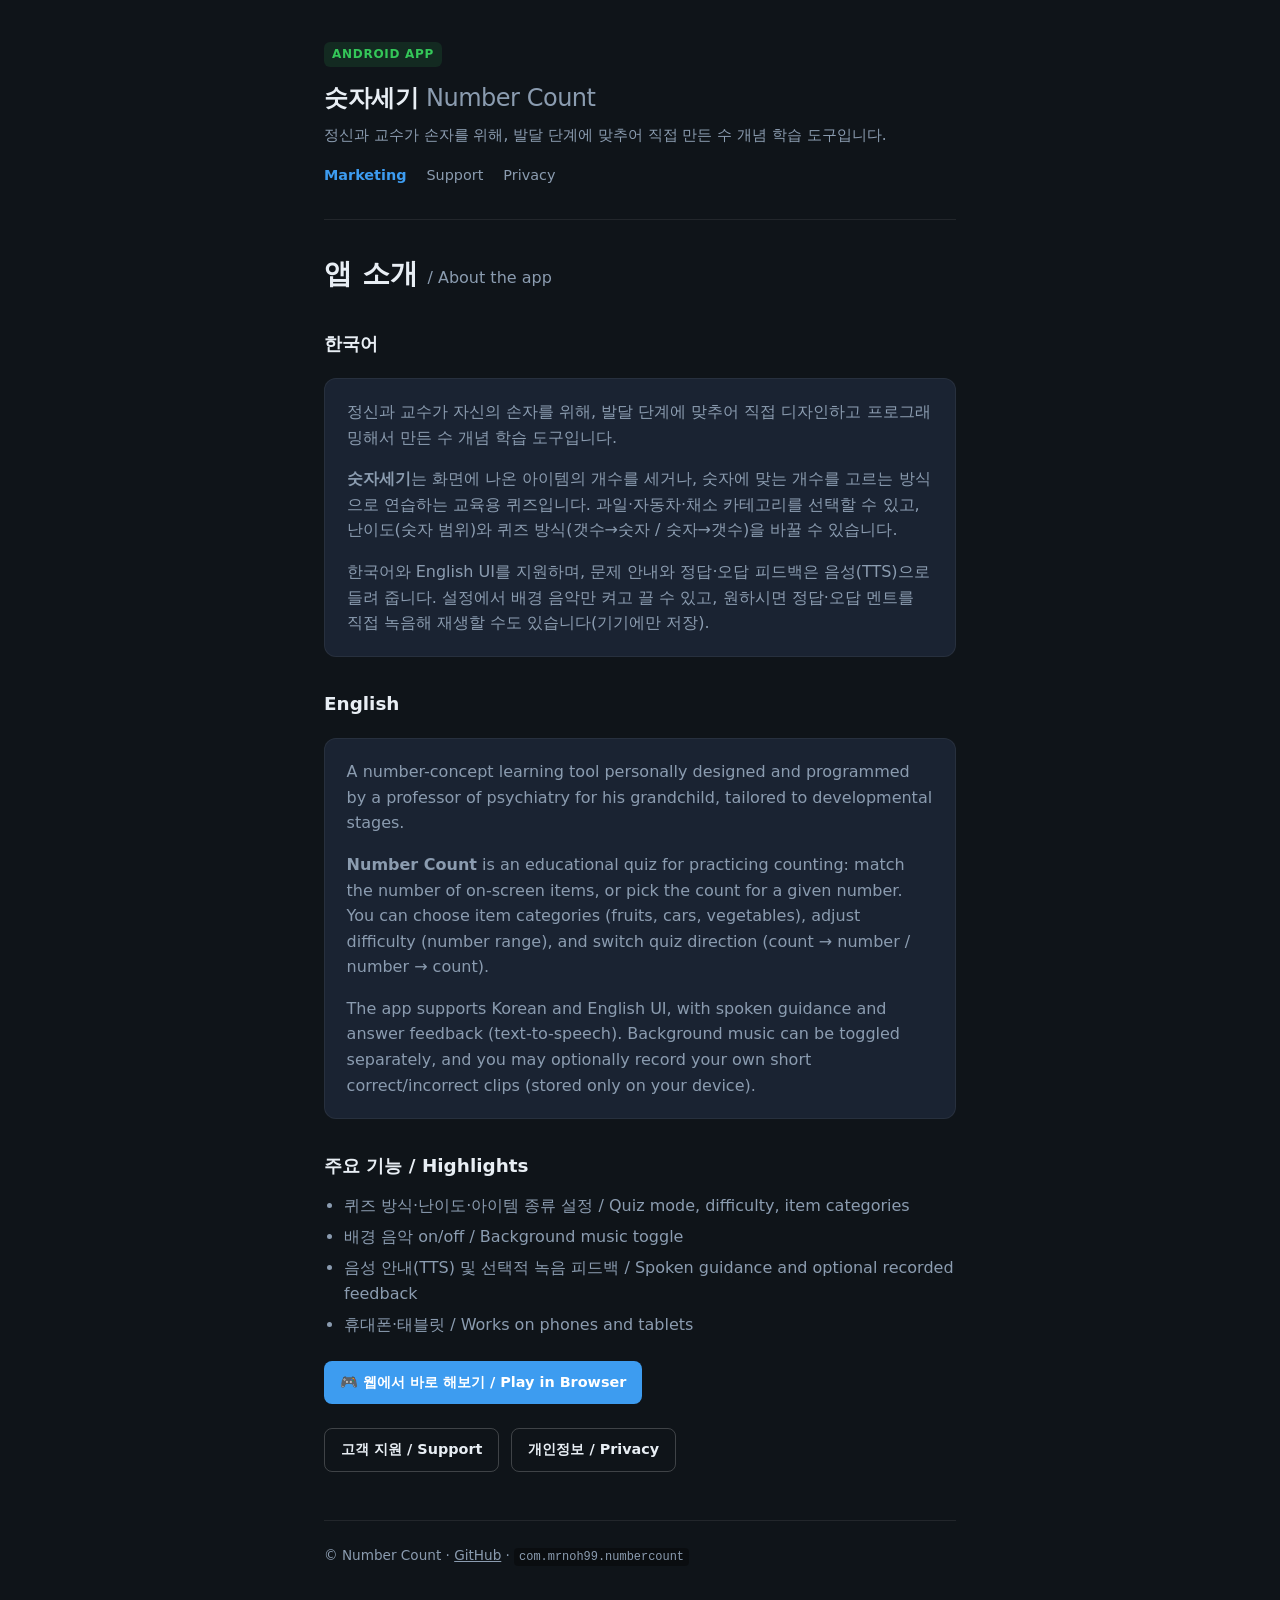
<file: docs/index.html>
<!DOCTYPE html>
<html lang="ko">
<head>
  <meta charset="utf-8">
  <meta name="viewport" content="width=device-width, initial-scale=1">
  <title>숫자세기 (Number Count) — Android</title>
  <meta name="description" content="정신과 교수가 손자를 위해 직접 만든 수 개념 학습 앱. 발달 단계에 맞춘 숫자세기(Number Count) Android.">
  <link rel="stylesheet" href="assets/site.css">
  <link rel="canonical" href="https://mrnoh99.github.io/NumberCount-Android/">
</head>
<body>
  <div class="wrap">
    <header class="site">
      <p class="badge">Android App</p>
      <h1 class="brand">숫자세기 <span style="font-weight:500;color:var(--muted)">Number Count</span></h1>
      <p class="sub">정신과 교수가 손자를 위해, 발달 단계에 맞추어 직접 만든 수 개념 학습 도구입니다.</p>
      <nav class="top" aria-label="문서">
        <a href="index.html" aria-current="page">Marketing</a>
        <a href="support.html">Support</a>
        <a href="privacy.html">Privacy</a>
      </nav>
    </header>

    <main>
      <h1 class="page-title">앱 소개 <span style="font-weight:400;color:var(--muted);font-size:1rem">/ About the app</span></h1>

      <div class="lang-block">
        <h2>한국어</h2>
        <div class="card">
          <p>정신과 교수가 자신의 손자를 위해, 발달 단계에 맞추어 직접 디자인하고 프로그래밍해서 만든 수 개념 학습 도구입니다.</p>
          <p><strong>숫자세기</strong>는 화면에 나온 아이템의 개수를 세거나, 숫자에 맞는 개수를 고르는 방식으로 연습하는 교육용 퀴즈입니다. 과일·자동차·채소 카테고리를 선택할 수 있고, 난이도(숫자 범위)와 퀴즈 방식(갯수→숫자 / 숫자→갯수)을 바꿀 수 있습니다.</p>
          <p>한국어와 English UI를 지원하며, 문제 안내와 정답·오답 피드백은 음성(TTS)으로 들려 줍니다. 설정에서 배경 음악만 켜고 끌 수 있고, 원하시면 정답·오답 멘트를 직접 녹음해 재생할 수도 있습니다(기기에만 저장).</p>
        </div>
      </div>

      <div class="lang-block">
        <h2>English</h2>
        <div class="card">
          <p>A number-concept learning tool personally designed and programmed by a professor of psychiatry for his grandchild, tailored to developmental stages.</p>
          <p><strong>Number Count</strong> is an educational quiz for practicing counting: match the number of on-screen items, or pick the count for a given number. You can choose item categories (fruits, cars, vegetables), adjust difficulty (number range), and switch quiz direction (count → number / number → count).</p>
          <p>The app supports Korean and English UI, with spoken guidance and answer feedback (text-to-speech). Background music can be toggled separately, and you may optionally record your own short correct/incorrect clips (stored only on your device).</p>
        </div>
      </div>

      <h2>주요 기능 / Highlights</h2>
      <ul>
        <li>퀴즈 방식·난이도·아이템 종류 설정 / Quiz mode, difficulty, item categories</li>
        <li>배경 음악 on/off / Background music toggle</li>
        <li>음성 안내(TTS) 및 선택적 녹음 피드백 / Spoken guidance and optional recorded feedback</li>
        <li>휴대폰·태블릿 / Works on phones and tablets</li>
      </ul>

      <div class="cta-row">
        <a class="btn" href="play/">🎮 웹에서 바로 해보기 / Play in Browser</a>
      </div>
      <div class="cta-row">
        <a class="btn btn-secondary" href="support.html">고객 지원 / Support</a>
        <a class="btn btn-secondary" href="privacy.html">개인정보 / Privacy</a>
      </div>
    </main>

    <footer class="site">
      <p>© Number Count · <a href="https://github.com/mrnoh99/NumberCount-Android">GitHub</a> · <code>com.mrnoh99.numbercount</code></p>
    </footer>
  </div>
</body>
</html>
</file>
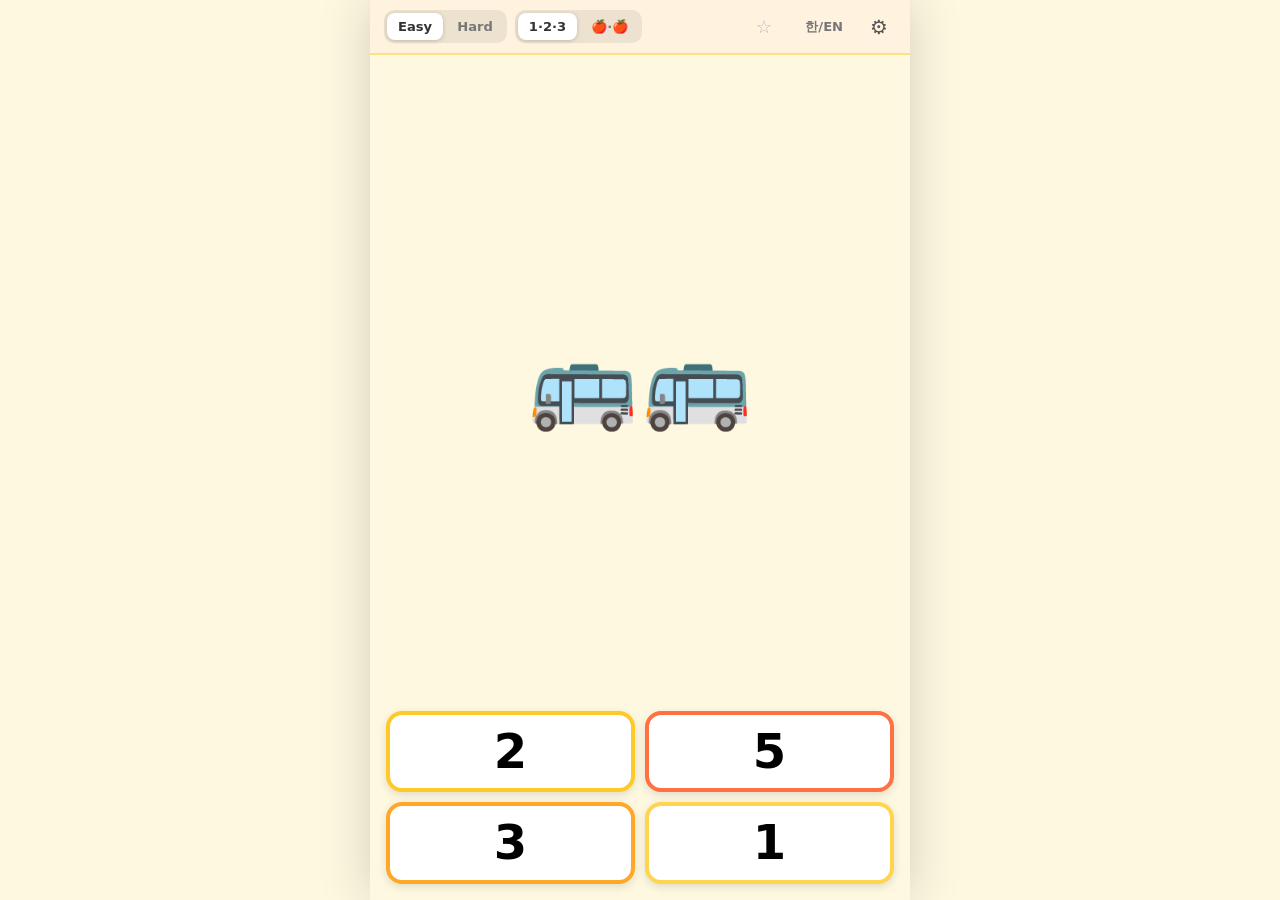
<file: web/index.html>
<!DOCTYPE html>
<html lang="ko">
<head>
  <meta charset="UTF-8">
  <meta name="viewport" content="width=device-width, initial-scale=1.0, maximum-scale=1.0, user-scalable=no">
  <title>NumberCount — 숫자 세기 퀴즈</title>
  <link rel="stylesheet" href="style.css">
</head>
<body>
<div id="app">

  <!-- ── Top Bar ── -->
  <header id="top-bar">
    <div id="top-left">
      <div class="btn-group" id="diff-group">
        <button class="ctrl-btn" data-diff="5">Easy</button>
        <button class="ctrl-btn" data-diff="10">Hard</button>
      </div>
      <div class="btn-group" id="mode-group">
        <button class="ctrl-btn" data-mode="OBJECTS_TO_NUMBER" title="물건 → 숫자">1·2·3</button>
        <button class="ctrl-btn" data-mode="NUMBER_TO_OBJECTS" title="숫자 → 물건">🍎·🍎</button>
      </div>
    </div>
    <div id="top-right">
      <div id="score-display"></div>
      <button id="lang-btn" class="ctrl-btn"></button>
      <button id="settings-btn" aria-label="설정">⚙</button>
    </div>
  </header>

  <!-- ── Game Board ── -->
  <main id="game-board">
    <div id="display-area"></div>
    <div id="options-grid"></div>
  </main>

  <!-- ── Correct/Wrong Feedback Overlay ── -->
  <div id="feedback-overlay" hidden>
    <div id="feedback-content">
      <img id="feedback-img" alt="">
      <button id="next-btn" hidden></button>
    </div>
  </div>

  <!-- ── Counting Hint Panel ── -->
  <div id="hint-panel" hidden>
    <div id="hint-content">
      <div id="hint-items"></div>
      <div id="hint-label"></div>
    </div>
  </div>

  <!-- ── Settings Modal ── -->
  <div id="settings-modal" hidden>
    <div id="settings-inner">
      <div id="settings-header">
        <h2 id="settings-title"></h2>
        <button id="settings-close">✕</button>
      </div>

      <div class="setting-section">
        <div class="setting-label" id="label-language"></div>
        <div class="btn-group" id="lang-group">
          <button class="ctrl-btn" data-lang="ko">한국어</button>
          <button class="ctrl-btn" data-lang="en">English</button>
        </div>
      </div>

      <div class="setting-section">
        <div class="setting-label" id="label-categories"></div>
        <div class="btn-group wrap" id="cat-group">
          <button class="toggle-btn" data-cat="FRUIT">🍎 과일 / Fruit</button>
          <button class="toggle-btn" data-cat="CAR">🚗 차 / Car</button>
          <button class="toggle-btn" data-cat="VEGETABLE">🥕 채소 / Vegetable</button>
        </div>
      </div>

      <div class="setting-section">
        <div class="setting-label" id="label-bgm"></div>
        <div class="setting-control">
          <label class="switch">
            <input type="checkbox" id="bgm-checkbox">
            <span class="switch-slider"></span>
          </label>
          <input type="range" id="bgm-volume-slider" min="0" max="1" step="0.01">
        </div>
      </div>
    </div>
  </div>

  <!-- ── Audio ── -->
  <audio id="bgm" loop preload="auto">
    <source src="assets/waltz_for_you.mp3" type="audio/mpeg">
  </audio>
  <audio id="chime-correct" preload="auto">
    <source src="assets/signal_correct.wav" type="audio/wav">
  </audio>
  <audio id="chime-wrong" preload="auto">
    <source src="assets/signal_wrong.wav" type="audio/wav">
  </audio>

</div>
<script src="game.js"></script>
</body>
</html>
</file>
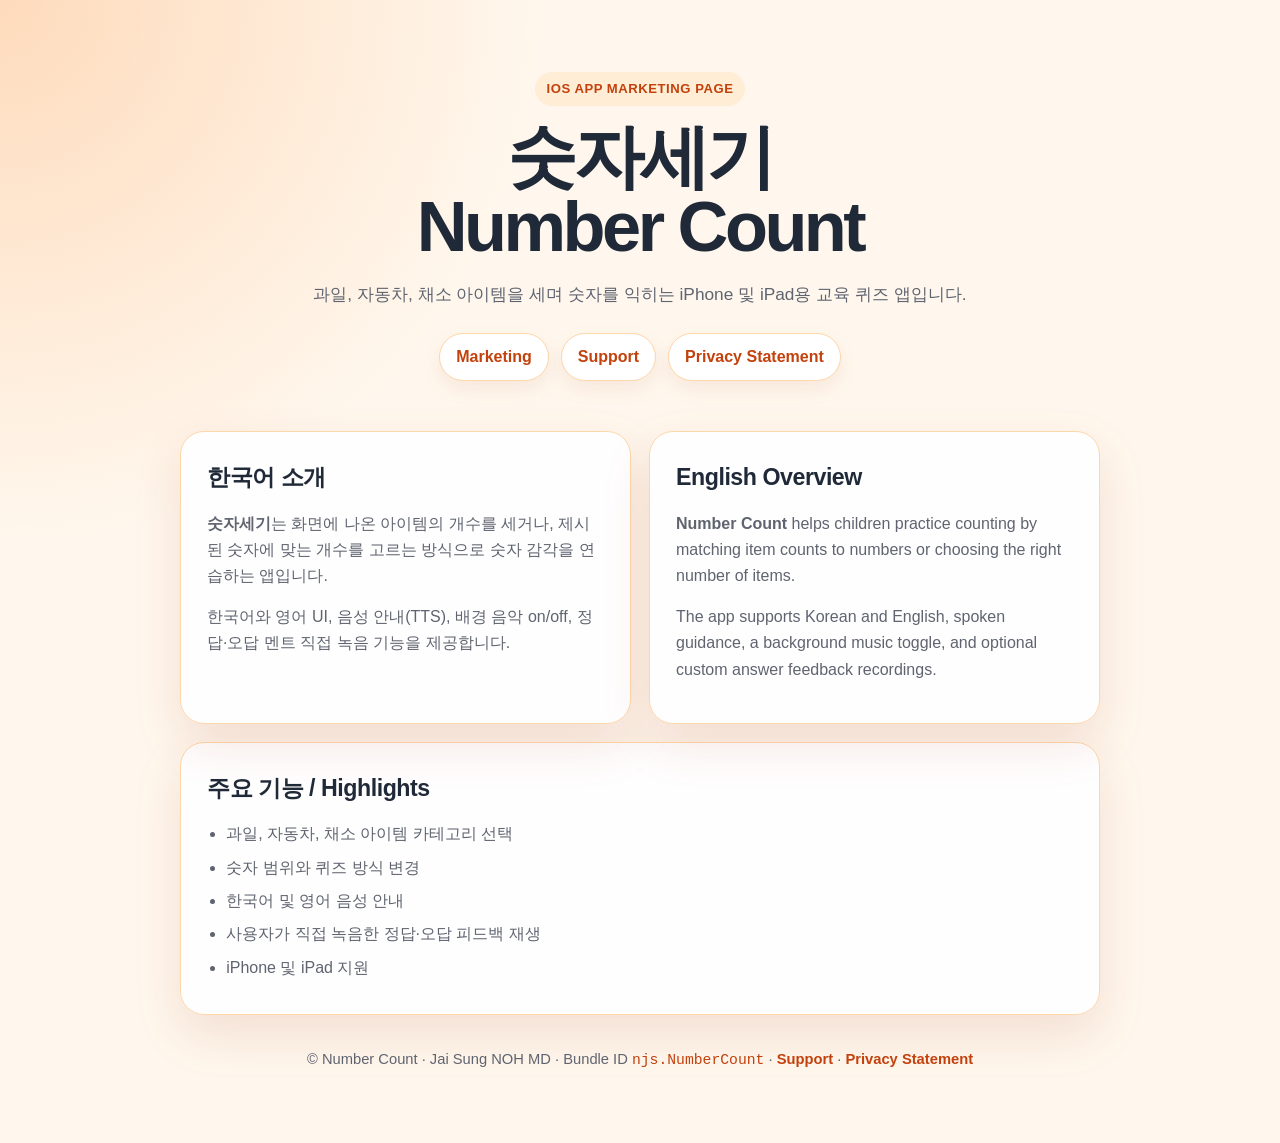
<file: webPage/index.html>
<!DOCTYPE html>
<html lang="ko">
<head>
  <meta charset="utf-8">
  <meta name="viewport" content="width=device-width, initial-scale=1">
  <title>숫자세기 (Number Count) - Marketing</title>
  <meta name="description" content="숫자세기(Number Count)는 아이템을 세고 숫자를 맞추며 숫자 감각을 연습하는 iPhone 및 iPad용 교육 퀴즈 앱입니다.">
  <style>
    :root {
      color-scheme: light;
      --bg: #fff7ed;
      --card: #ffffff;
      --text: #1f2937;
      --muted: #5f6470;
      --accent: #f97316;
      --accent-dark: #c2410c;
      --line: #fed7aa;
      --soft: #ffedd5;
      --radius: 24px;
      --shadow: 0 20px 50px rgba(154, 52, 18, 0.12);
    }

    *,
    *::before,
    *::after {
      box-sizing: border-box;
    }

    body {
      margin: 0;
      font-family: -apple-system, BlinkMacSystemFont, "Segoe UI", Roboto, "Noto Sans KR", Arial, sans-serif;
      background:
        radial-gradient(circle at top left, rgba(251, 146, 60, 0.28), transparent 34rem),
        var(--bg);
      color: var(--text);
      line-height: 1.65;
    }

    a {
      color: var(--accent-dark);
      font-weight: 700;
      text-decoration: none;
    }

    a:hover {
      text-decoration: underline;
    }

    .wrap {
      max-width: 960px;
      margin: 0 auto;
      padding: 32px 20px 56px;
    }

    header {
      text-align: center;
      padding: 40px 0 28px;
    }

    .badge {
      display: inline-block;
      margin: 0 0 16px;
      padding: 6px 12px;
      border-radius: 999px;
      background: var(--soft);
      color: var(--accent-dark);
      font-size: 0.82rem;
      font-weight: 800;
      letter-spacing: 0.04em;
      text-transform: uppercase;
    }

    h1 {
      margin: 0;
      font-size: clamp(2.3rem, 8vw, 4.4rem);
      line-height: 1;
      letter-spacing: -0.05em;
    }

    h2 {
      margin: 0 0 14px;
      font-size: 1.45rem;
      letter-spacing: -0.02em;
    }

    h3 {
      margin: 22px 0 8px;
      font-size: 1.05rem;
    }

    p {
      margin: 0 0 14px;
      color: var(--muted);
    }

    ul {
      margin: 0;
      padding-left: 1.2rem;
      color: var(--muted);
    }

    li {
      margin: 7px 0;
    }

    nav {
      display: flex;
      flex-wrap: wrap;
      justify-content: center;
      gap: 12px;
      margin-top: 24px;
    }

    nav a,
    .button {
      display: inline-flex;
      align-items: center;
      justify-content: center;
      min-height: 44px;
      padding: 10px 16px;
      border-radius: 999px;
      background: #ffffff;
      border: 1px solid var(--line);
      box-shadow: 0 8px 20px rgba(154, 52, 18, 0.08);
    }

    .hero {
      max-width: 740px;
      margin: 18px auto 0;
      font-size: 1.08rem;
    }

    .grid {
      display: grid;
      grid-template-columns: repeat(2, minmax(0, 1fr));
      gap: 18px;
      margin-top: 22px;
    }

    .card {
      background: rgba(255, 255, 255, 0.94);
      border: 1px solid var(--line);
      border-radius: var(--radius);
      padding: 26px;
      box-shadow: var(--shadow);
    }

    .url-list {
      display: grid;
      gap: 12px;
      margin-top: 14px;
    }

    .url-item {
      padding: 14px;
      border-radius: 16px;
      background: #fff7ed;
      border: 1px solid var(--line);
    }

    .url-item strong {
      display: block;
      margin-bottom: 4px;
      color: var(--text);
    }

    code {
      overflow-wrap: anywhere;
      color: var(--accent-dark);
      font-family: ui-monospace, SFMono-Regular, Menlo, Monaco, Consolas, "Liberation Mono", monospace;
      font-size: 0.92rem;
    }

    footer {
      margin-top: 32px;
      text-align: center;
      color: var(--muted);
      font-size: 0.92rem;
    }

    @media (max-width: 720px) {
      .grid {
        grid-template-columns: 1fr;
      }

      header {
        padding-top: 24px;
      }
    }
  </style>
</head>
<body>
  <div class="wrap">
    <header>
      <p class="badge">iOS App Marketing Page</p>
      <h1>숫자세기<br><span lang="en">Number Count</span></h1>
      <p class="hero">과일, 자동차, 채소 아이템을 세며 숫자를 익히는 iPhone 및 iPad용 교육 퀴즈 앱입니다.</p>
      <nav aria-label="Site navigation">
        <a href="index.html" aria-current="page">Marketing</a>
        <a href="support.html">Support</a>
        <a href="privacy.html">Privacy Statement</a>
      </nav>
    </header>

    <main>
      <section class="grid" aria-label="App description">
        <div class="card">
          <h2>한국어 소개</h2>
          <p><strong>숫자세기</strong>는 화면에 나온 아이템의 개수를 세거나, 제시된 숫자에 맞는 개수를 고르는 방식으로 숫자 감각을 연습하는 앱입니다.</p>
          <p>한국어와 영어 UI, 음성 안내(TTS), 배경 음악 on/off, 정답·오답 멘트 직접 녹음 기능을 제공합니다.</p>
        </div>

        <div class="card">
          <h2>English Overview</h2>
          <p><strong>Number Count</strong> helps children practice counting by matching item counts to numbers or choosing the right number of items.</p>
          <p>The app supports Korean and English, spoken guidance, a background music toggle, and optional custom answer feedback recordings.</p>
        </div>
      </section>

      <section class="card" style="margin-top:18px;">
        <h2>주요 기능 / Highlights</h2>
        <ul>
          <li>과일, 자동차, 채소 아이템 카테고리 선택</li>
          <li>숫자 범위와 퀴즈 방식 변경</li>
          <li>한국어 및 영어 음성 안내</li>
          <li>사용자가 직접 녹음한 정답·오답 피드백 재생</li>
          <li>iPhone 및 iPad 지원</li>
        </ul>
      </section>
    </main>

    <footer>
      <p>© Number Count · Jai Sung NOH MD · Bundle ID <code>njs.NumberCount</code> · <a href="support.html">Support</a> · <a href="privacy.html">Privacy Statement</a></p>
    </footer>
  </div>
</body>
</html>
</file>
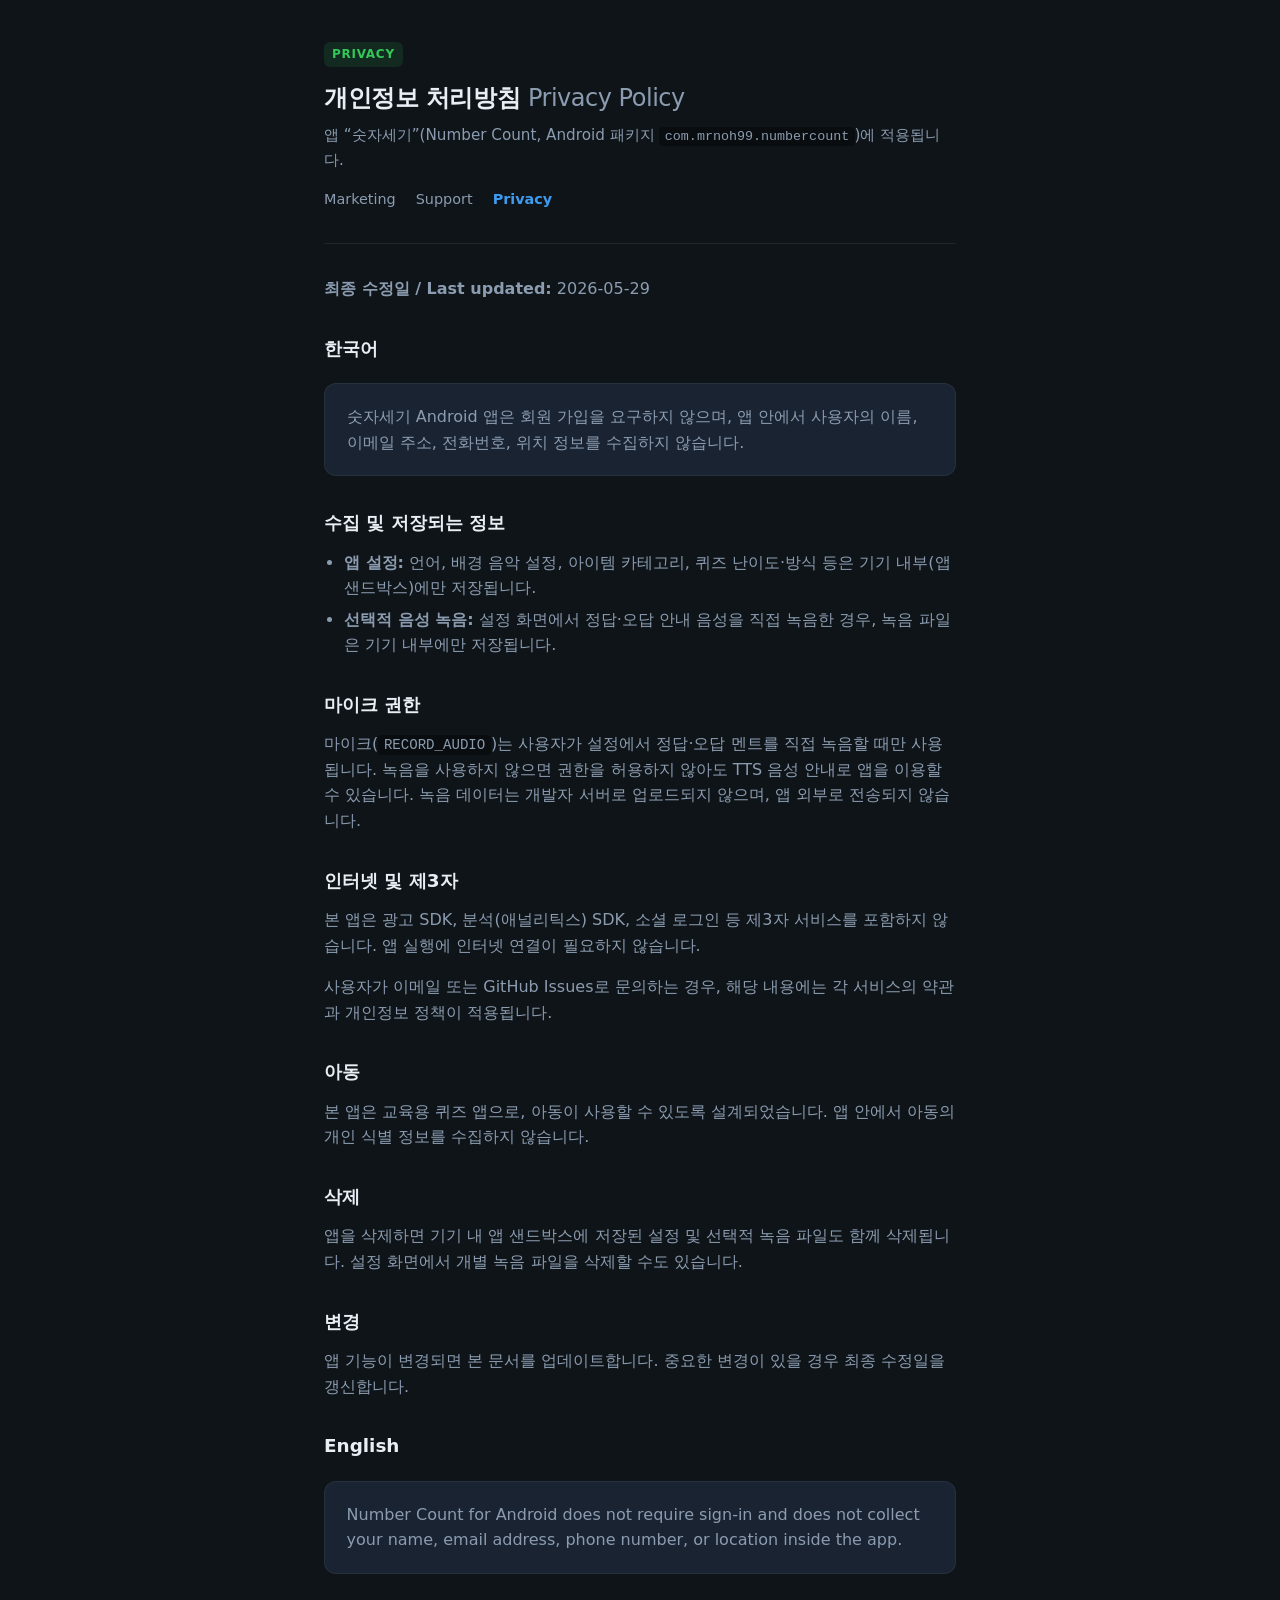
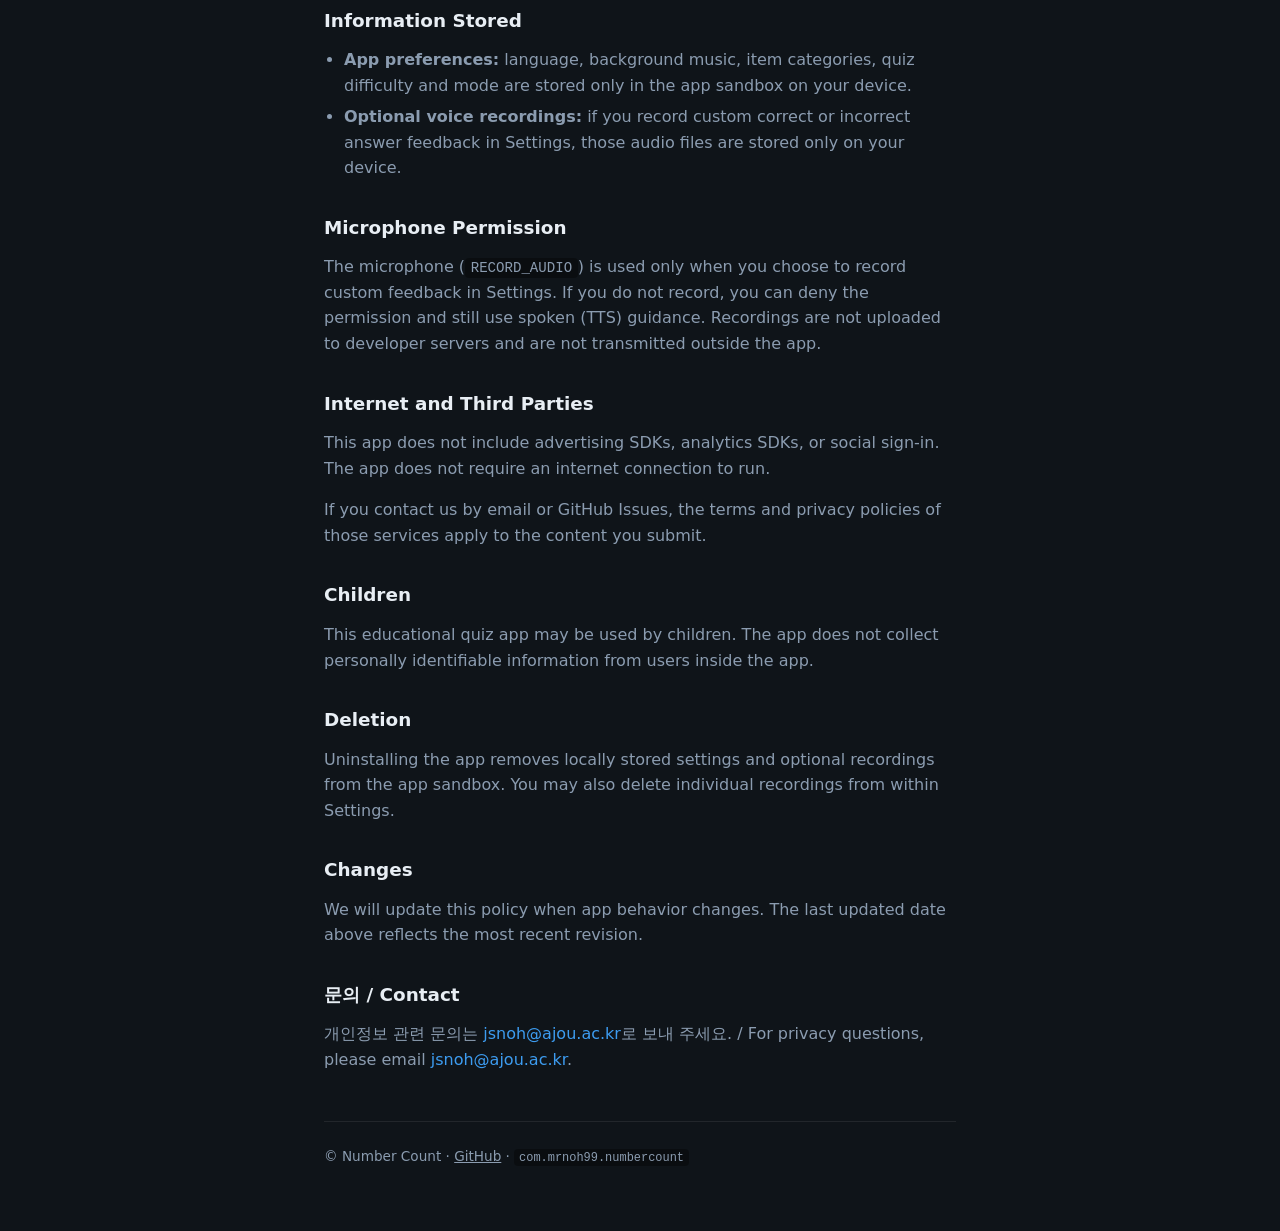
<file: docs/privacy.html>
<!DOCTYPE html>
<html lang="ko">
<head>
  <meta charset="utf-8">
  <meta name="viewport" content="width=device-width, initial-scale=1">
  <title>개인정보 처리방침 — 숫자세기 (Number Count) Android</title>
  <meta name="description" content="숫자세기(Number Count) Android 앱 개인정보 처리방침: 수집 항목, 마이크·저장, 제3자.">
  <link rel="stylesheet" href="assets/site.css">
  <link rel="canonical" href="https://mrnoh99.github.io/NumberCount-Android/privacy.html">
</head>
<body>
  <div class="wrap">
    <header class="site">
      <p class="badge">Privacy</p>
      <h1 class="brand">개인정보 처리방침 <span style="font-weight:500;color:var(--muted)">Privacy Policy</span></h1>
      <p class="sub">앱 “숫자세기”(Number Count, Android 패키지 <code>com.mrnoh99.numbercount</code>)에 적용됩니다.</p>
      <nav class="top" aria-label="문서">
        <a href="index.html">Marketing</a>
        <a href="support.html">Support</a>
        <a href="privacy.html" aria-current="page">Privacy</a>
      </nav>
    </header>

    <main>
      <p><strong>최종 수정일 / Last updated:</strong> 2026-05-29</p>

      <div class="lang-block">
        <h2>한국어</h2>
        <div class="card">
          <p>숫자세기 Android 앱은 회원 가입을 요구하지 않으며, 앱 안에서 사용자의 이름, 이메일 주소, 전화번호, 위치 정보를 수집하지 않습니다.</p>
        </div>

        <h2>수집 및 저장되는 정보</h2>
        <ul>
          <li><strong>앱 설정:</strong> 언어, 배경 음악 설정, 아이템 카테고리, 퀴즈 난이도·방식 등은 기기 내부(앱 샌드박스)에만 저장됩니다.</li>
          <li><strong>선택적 음성 녹음:</strong> 설정 화면에서 정답·오답 안내 음성을 직접 녹음한 경우, 녹음 파일은 기기 내부에만 저장됩니다.</li>
        </ul>

        <h2>마이크 권한</h2>
        <p>마이크(<code>RECORD_AUDIO</code>)는 사용자가 설정에서 정답·오답 멘트를 직접 녹음할 때만 사용됩니다. 녹음을 사용하지 않으면 권한을 허용하지 않아도 TTS 음성 안내로 앱을 이용할 수 있습니다. 녹음 데이터는 개발자 서버로 업로드되지 않으며, 앱 외부로 전송되지 않습니다.</p>

        <h2>인터넷 및 제3자</h2>
        <p>본 앱은 광고 SDK, 분석(애널리틱스) SDK, 소셜 로그인 등 제3자 서비스를 포함하지 않습니다. 앱 실행에 인터넷 연결이 필요하지 않습니다.</p>
        <p>사용자가 이메일 또는 GitHub Issues로 문의하는 경우, 해당 내용에는 각 서비스의 약관과 개인정보 정책이 적용됩니다.</p>

        <h2>아동</h2>
        <p>본 앱은 교육용 퀴즈 앱으로, 아동이 사용할 수 있도록 설계되었습니다. 앱 안에서 아동의 개인 식별 정보를 수집하지 않습니다.</p>

        <h2>삭제</h2>
        <p>앱을 삭제하면 기기 내 앱 샌드박스에 저장된 설정 및 선택적 녹음 파일도 함께 삭제됩니다. 설정 화면에서 개별 녹음 파일을 삭제할 수도 있습니다.</p>

        <h2>변경</h2>
        <p>앱 기능이 변경되면 본 문서를 업데이트합니다. 중요한 변경이 있을 경우 최종 수정일을 갱신합니다.</p>
      </div>

      <div class="lang-block">
        <h2>English</h2>
        <div class="card">
          <p>Number Count for Android does not require sign-in and does not collect your name, email address, phone number, or location inside the app.</p>
        </div>

        <h2>Information Stored</h2>
        <ul>
          <li><strong>App preferences:</strong> language, background music, item categories, quiz difficulty and mode are stored only in the app sandbox on your device.</li>
          <li><strong>Optional voice recordings:</strong> if you record custom correct or incorrect answer feedback in Settings, those audio files are stored only on your device.</li>
        </ul>

        <h2>Microphone Permission</h2>
        <p>The microphone (<code>RECORD_AUDIO</code>) is used only when you choose to record custom feedback in Settings. If you do not record, you can deny the permission and still use spoken (TTS) guidance. Recordings are not uploaded to developer servers and are not transmitted outside the app.</p>

        <h2>Internet and Third Parties</h2>
        <p>This app does not include advertising SDKs, analytics SDKs, or social sign-in. The app does not require an internet connection to run.</p>
        <p>If you contact us by email or GitHub Issues, the terms and privacy policies of those services apply to the content you submit.</p>

        <h2>Children</h2>
        <p>This educational quiz app may be used by children. The app does not collect personally identifiable information from users inside the app.</p>

        <h2>Deletion</h2>
        <p>Uninstalling the app removes locally stored settings and optional recordings from the app sandbox. You may also delete individual recordings from within Settings.</p>

        <h2>Changes</h2>
        <p>We will update this policy when app behavior changes. The last updated date above reflects the most recent revision.</p>
      </div>

      <h2>문의 / Contact</h2>
      <p>개인정보 관련 문의는 <a href="mailto:jsnoh@ajou.ac.kr">jsnoh@ajou.ac.kr</a>로 보내 주세요. / For privacy questions, please email <a href="mailto:jsnoh@ajou.ac.kr">jsnoh@ajou.ac.kr</a>.</p>
    </main>

    <footer class="site">
      <p>© Number Count · <a href="https://github.com/mrnoh99/NumberCount-Android">GitHub</a> · <code>com.mrnoh99.numbercount</code></p>
    </footer>
  </div>
</body>
</html>
</file>
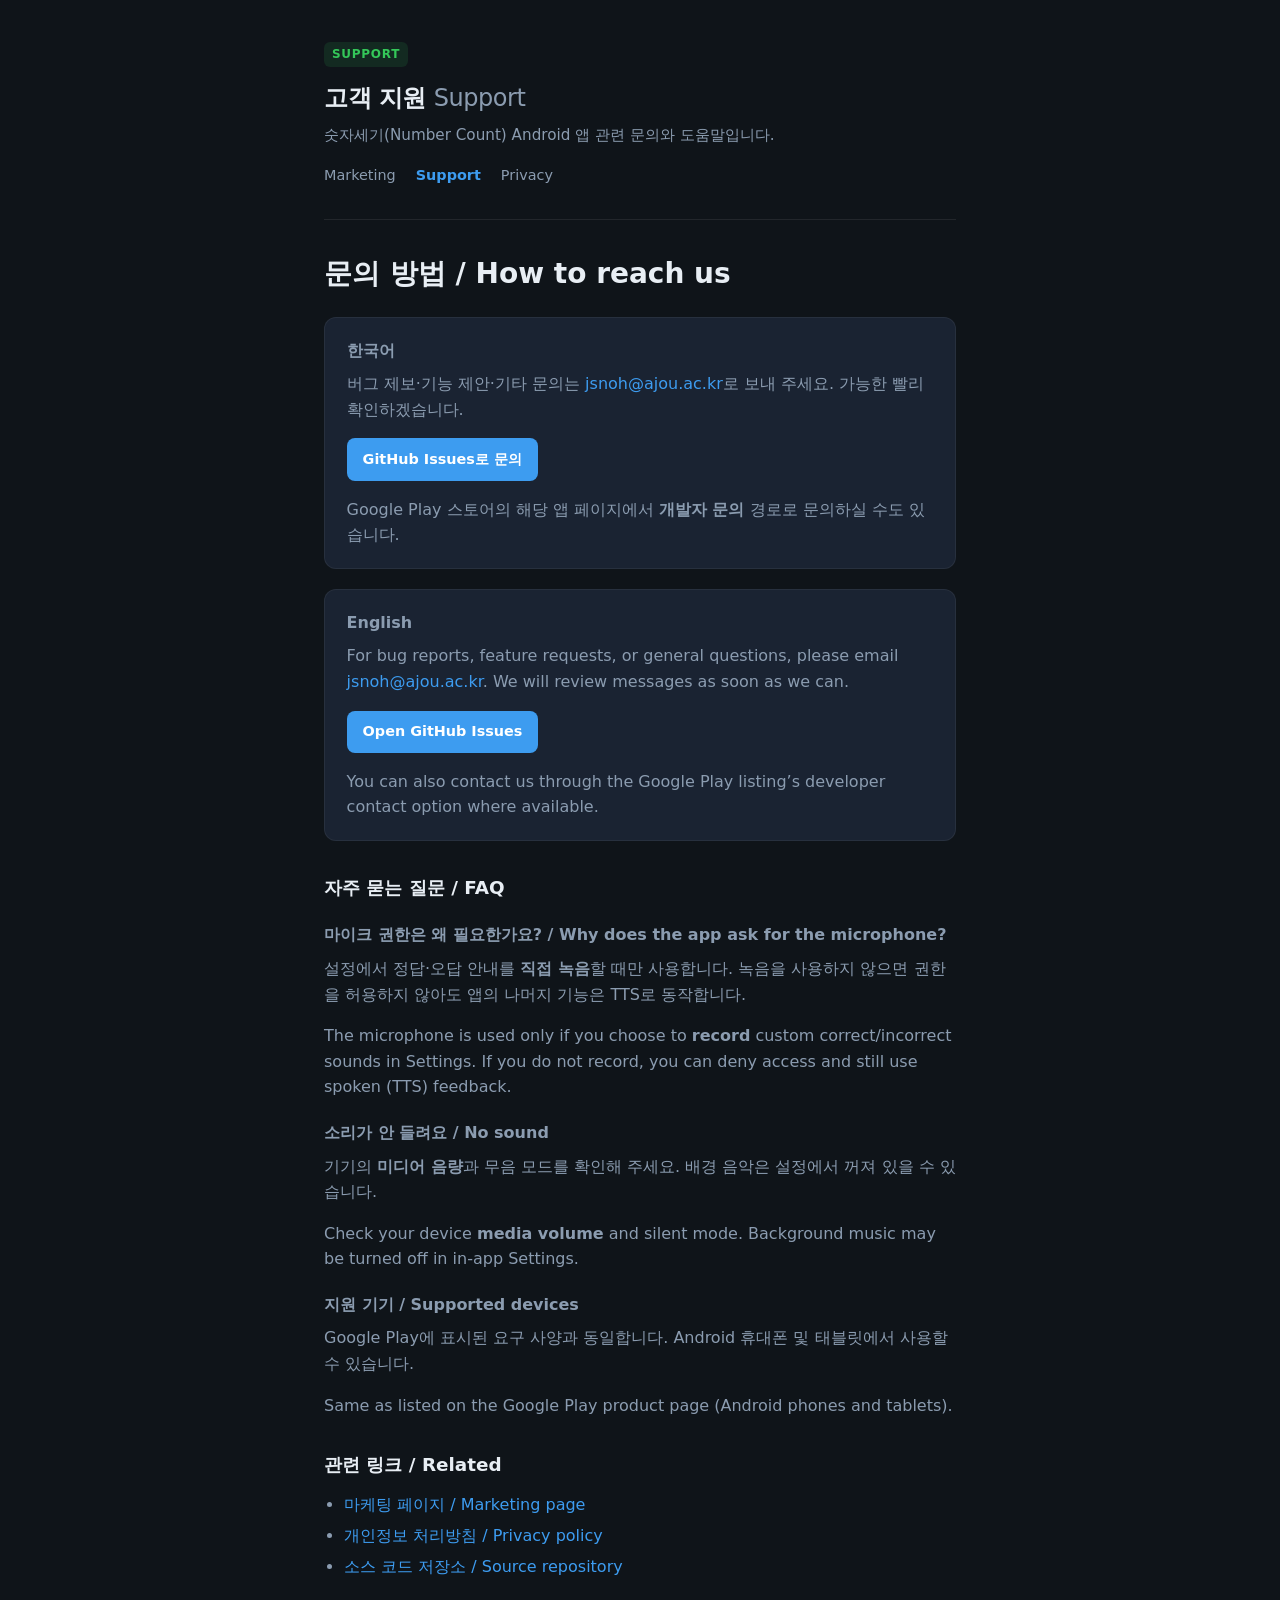
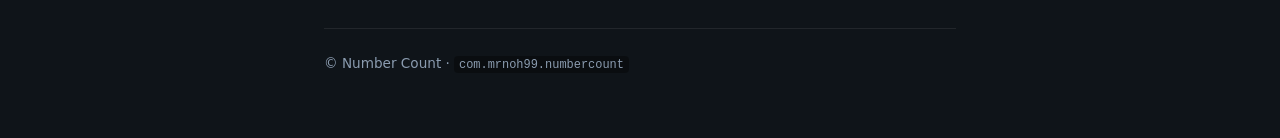
<file: docs/support.html>
<!DOCTYPE html>
<html lang="ko">
<head>
  <meta charset="utf-8">
  <meta name="viewport" content="width=device-width, initial-scale=1">
  <title>고객 지원 — 숫자세기 (Number Count) Android</title>
  <meta name="description" content="숫자세기(Number Count) Android 고객 지원: 문의 방법, 자주 묻는 질문, 호환 기기.">
  <link rel="stylesheet" href="assets/site.css">
  <link rel="canonical" href="https://mrnoh99.github.io/NumberCount-Android/support.html">
</head>
<body>
  <div class="wrap">
    <header class="site">
      <p class="badge">Support</p>
      <h1 class="brand">고객 지원 <span style="font-weight:500;color:var(--muted)">Support</span></h1>
      <p class="sub">숫자세기(Number Count) Android 앱 관련 문의와 도움말입니다.</p>
      <nav class="top" aria-label="문서">
        <a href="index.html">Marketing</a>
        <a href="support.html" aria-current="page">Support</a>
        <a href="privacy.html">Privacy</a>
      </nav>
    </header>

    <main>
      <h1 class="page-title">문의 방법 / How to reach us</h1>

      <div class="card">
        <h3 style="margin-top:0">한국어</h3>
        <p>버그 제보·기능 제안·기타 문의는 <a href="mailto:jsnoh@ajou.ac.kr">jsnoh@ajou.ac.kr</a>로 보내 주세요. 가능한 빨리 확인하겠습니다.</p>
        <p class="cta-row" style="margin-top:1rem">
          <a class="btn" href="https://github.com/mrnoh99/NumberCount-Android/issues">GitHub Issues로 문의</a>
        </p>
        <p style="margin-top:1rem;margin-bottom:0">Google Play 스토어의 해당 앱 페이지에서 <strong>개발자 문의</strong> 경로로 문의하실 수도 있습니다.</p>
      </div>

      <div class="card">
        <h3 style="margin-top:0">English</h3>
        <p>For bug reports, feature requests, or general questions, please email <a href="mailto:jsnoh@ajou.ac.kr">jsnoh@ajou.ac.kr</a>. We will review messages as soon as we can.</p>
        <p class="cta-row" style="margin-top:1rem">
          <a class="btn" href="https://github.com/mrnoh99/NumberCount-Android/issues">Open GitHub Issues</a>
        </p>
        <p style="margin-top:1rem;margin-bottom:0">You can also contact us through the Google Play listing’s developer contact option where available.</p>
      </div>

      <h2>자주 묻는 질문 / FAQ</h2>
      <h3>마이크 권한은 왜 필요한가요? / Why does the app ask for the microphone?</h3>
      <p>설정에서 정답·오답 안내를 <strong>직접 녹음</strong>할 때만 사용합니다. 녹음을 사용하지 않으면 권한을 허용하지 않아도 앱의 나머지 기능은 TTS로 동작합니다.</p>
      <p>The microphone is used only if you choose to <strong>record</strong> custom correct/incorrect sounds in Settings. If you do not record, you can deny access and still use spoken (TTS) feedback.</p>

      <h3>소리가 안 들려요 / No sound</h3>
      <p>기기의 <strong>미디어 음량</strong>과 무음 모드를 확인해 주세요. 배경 음악은 설정에서 꺼져 있을 수 있습니다.</p>
      <p>Check your device <strong>media volume</strong> and silent mode. Background music may be turned off in in-app Settings.</p>

      <h3>지원 기기 / Supported devices</h3>
      <p>Google Play에 표시된 요구 사양과 동일합니다. Android 휴대폰 및 태블릿에서 사용할 수 있습니다.</p>
      <p>Same as listed on the Google Play product page (Android phones and tablets).</p>

      <h2>관련 링크 / Related</h2>
      <ul>
        <li><a href="index.html">마케팅 페이지 / Marketing page</a></li>
        <li><a href="privacy.html">개인정보 처리방침 / Privacy policy</a></li>
        <li><a href="https://github.com/mrnoh99/NumberCount-Android">소스 코드 저장소 / Source repository</a></li>
      </ul>
    </main>

    <footer class="site">
      <p>© Number Count · <code>com.mrnoh99.numbercount</code></p>
    </footer>
  </div>
</body>
</html>
</file>
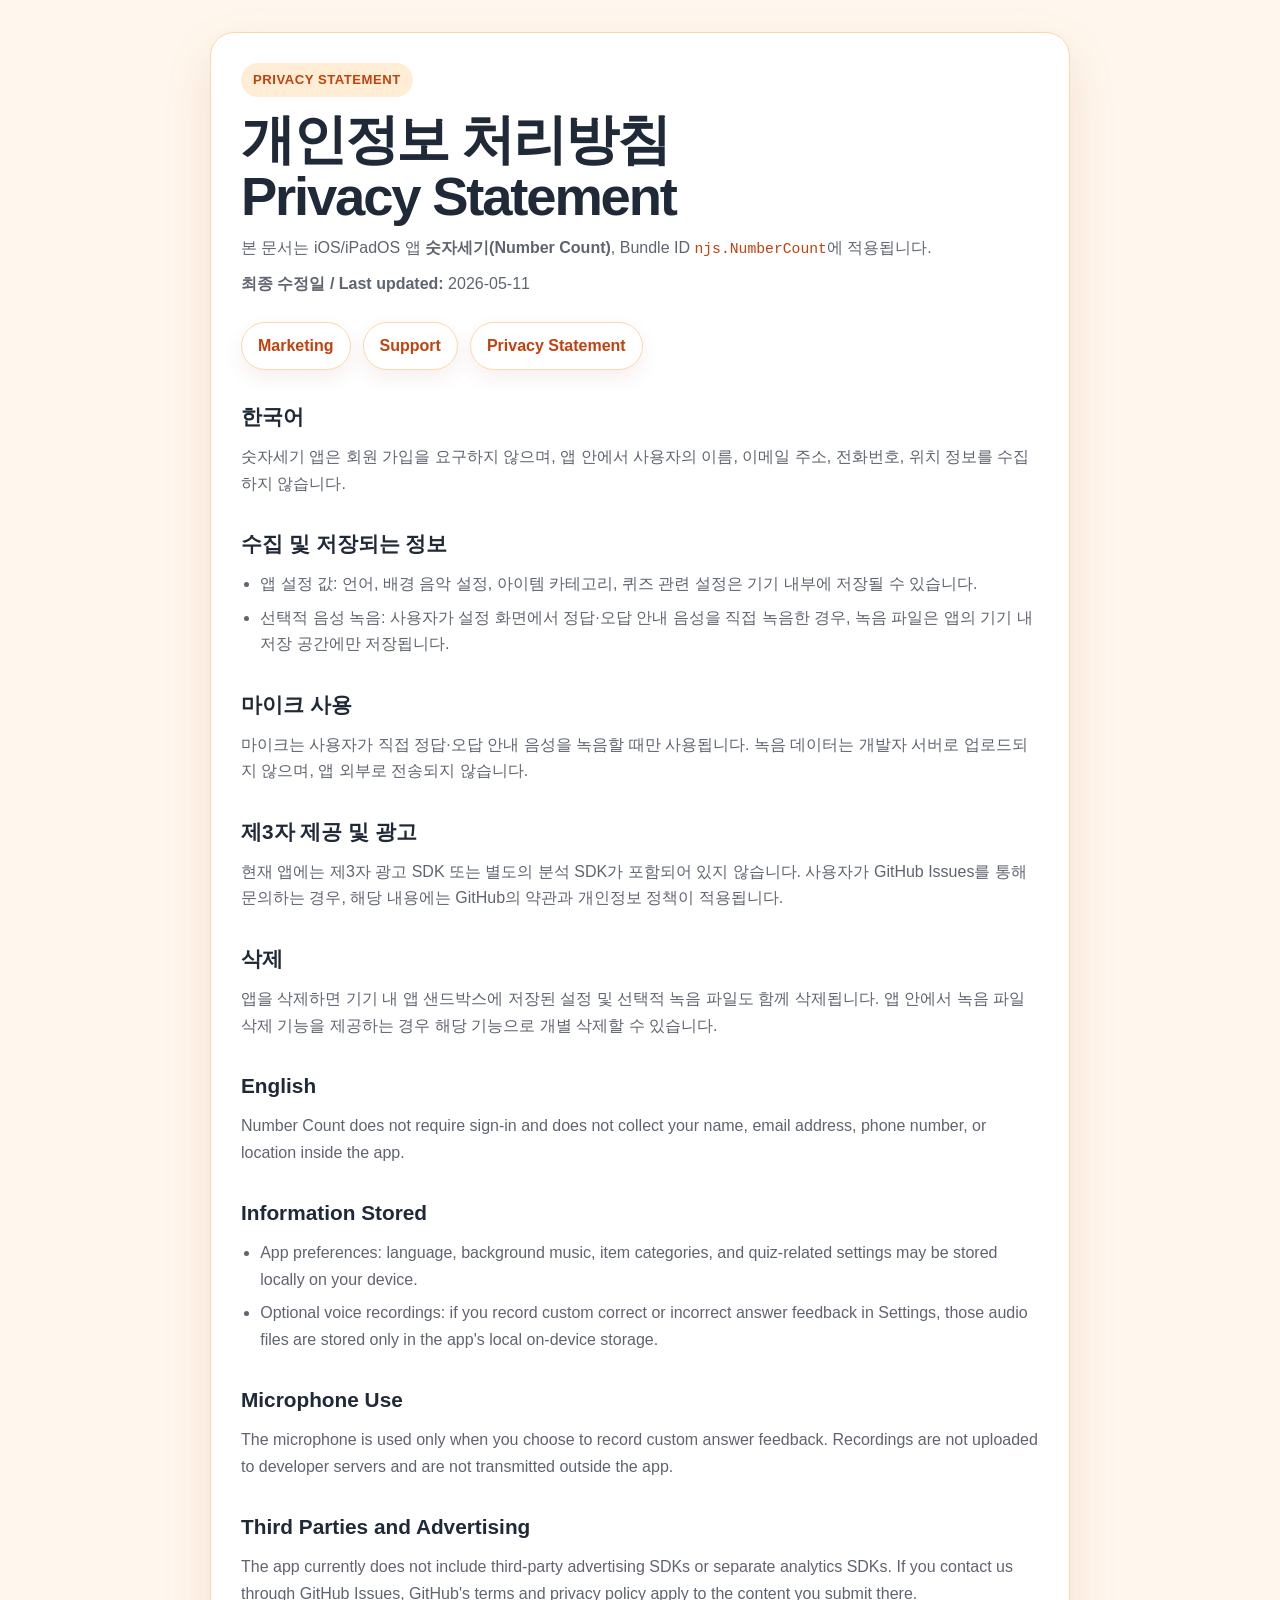
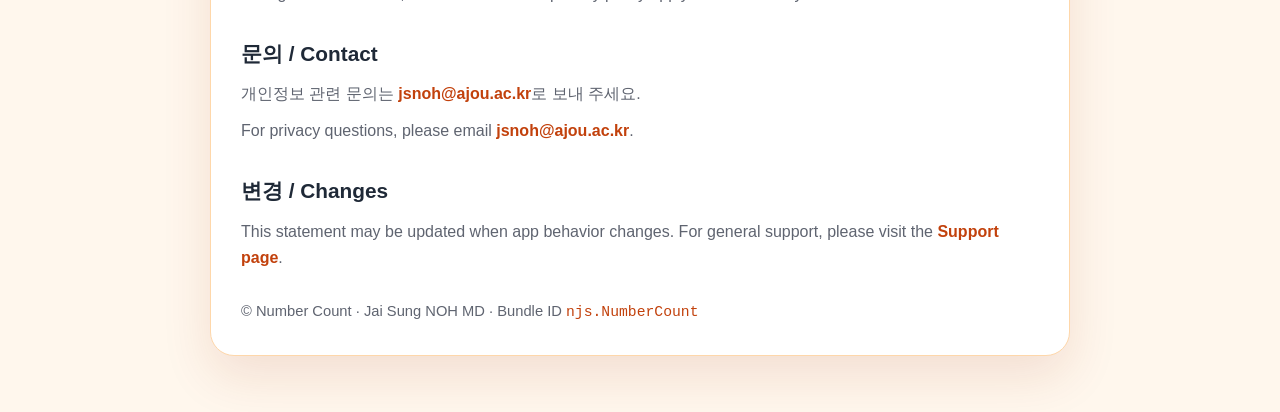
<file: webPage/privacy.html>
<!DOCTYPE html>
<html lang="ko">
<head>
  <meta charset="utf-8">
  <meta name="viewport" content="width=device-width, initial-scale=1">
  <title>숫자세기 (Number Count) - Privacy Statement</title>
  <meta name="description" content="숫자세기(Number Count) 앱의 개인정보 처리방침입니다. 수집 정보, 마이크 사용, 기기 내 저장, 제3자 공유에 대해 설명합니다.">
  <style>
    :root {
      --bg: #fff7ed;
      --card: #ffffff;
      --text: #1f2937;
      --muted: #5f6470;
      --accent-dark: #c2410c;
      --line: #fed7aa;
      --soft: #ffedd5;
      --radius: 24px;
      --shadow: 0 20px 50px rgba(154, 52, 18, 0.12);
    }

    *,
    *::before,
    *::after {
      box-sizing: border-box;
    }

    body {
      margin: 0;
      font-family: -apple-system, BlinkMacSystemFont, "Segoe UI", Roboto, "Noto Sans KR", Arial, sans-serif;
      background: var(--bg);
      color: var(--text);
      line-height: 1.65;
    }

    a {
      color: var(--accent-dark);
      font-weight: 700;
      text-decoration: none;
    }

    a:hover {
      text-decoration: underline;
    }

    .wrap {
      max-width: 900px;
      margin: 0 auto;
      padding: 32px 20px 56px;
    }

    .card {
      background: var(--card);
      border: 1px solid var(--line);
      border-radius: var(--radius);
      padding: 30px;
      box-shadow: var(--shadow);
    }

    .badge {
      display: inline-block;
      margin: 0 0 14px;
      padding: 6px 12px;
      border-radius: 999px;
      background: var(--soft);
      color: var(--accent-dark);
      font-size: 0.82rem;
      font-weight: 800;
      letter-spacing: 0.04em;
      text-transform: uppercase;
    }

    h1 {
      margin: 0;
      font-size: clamp(2rem, 7vw, 3.4rem);
      line-height: 1.05;
      letter-spacing: -0.04em;
    }

    h2 {
      margin: 30px 0 10px;
      font-size: 1.3rem;
    }

    p,
    li {
      color: var(--muted);
    }

    p {
      margin: 10px 0 0;
    }

    ul {
      margin: 0;
      padding-left: 1.2rem;
    }

    li {
      margin: 7px 0;
    }

    nav {
      display: flex;
      flex-wrap: wrap;
      gap: 12px;
      margin: 24px 0;
    }

    nav a {
      display: inline-flex;
      align-items: center;
      justify-content: center;
      min-height: 44px;
      padding: 10px 16px;
      border-radius: 999px;
      background: #ffffff;
      border: 1px solid var(--line);
      box-shadow: 0 8px 20px rgba(154, 52, 18, 0.08);
    }

    .info {
      margin-top: 22px;
      padding: 16px;
      border-radius: 18px;
      background: #fff7ed;
      border: 1px solid var(--line);
    }

    code {
      overflow-wrap: anywhere;
      color: var(--accent-dark);
      font-family: ui-monospace, SFMono-Regular, Menlo, Monaco, Consolas, "Liberation Mono", monospace;
      font-size: 0.92rem;
    }

    footer {
      margin-top: 28px;
      color: var(--muted);
      font-size: 0.92rem;
    }
  </style>
</head>
<body>
  <div class="wrap">
    <main class="card">
      <p class="badge">Privacy Statement</p>
      <h1>개인정보 처리방침<br><span lang="en">Privacy Statement</span></h1>
      <p>본 문서는 iOS/iPadOS 앱 <strong>숫자세기(Number Count)</strong>, Bundle ID <code>njs.NumberCount</code>에 적용됩니다.</p>
      <p><strong>최종 수정일 / Last updated:</strong> 2026-05-11</p>

      <nav aria-label="Site navigation">
        <a href="index.html">Marketing</a>
        <a href="support.html">Support</a>
        <a href="privacy.html" aria-current="page">Privacy Statement</a>
      </nav>

      <h2>한국어</h2>
      <p>숫자세기 앱은 회원 가입을 요구하지 않으며, 앱 안에서 사용자의 이름, 이메일 주소, 전화번호, 위치 정보를 수집하지 않습니다.</p>

      <h2>수집 및 저장되는 정보</h2>
      <ul>
        <li>앱 설정 값: 언어, 배경 음악 설정, 아이템 카테고리, 퀴즈 관련 설정은 기기 내부에 저장될 수 있습니다.</li>
        <li>선택적 음성 녹음: 사용자가 설정 화면에서 정답·오답 안내 음성을 직접 녹음한 경우, 녹음 파일은 앱의 기기 내 저장 공간에만 저장됩니다.</li>
      </ul>

      <h2>마이크 사용</h2>
      <p>마이크는 사용자가 직접 정답·오답 안내 음성을 녹음할 때만 사용됩니다. 녹음 데이터는 개발자 서버로 업로드되지 않으며, 앱 외부로 전송되지 않습니다.</p>

      <h2>제3자 제공 및 광고</h2>
      <p>현재 앱에는 제3자 광고 SDK 또는 별도의 분석 SDK가 포함되어 있지 않습니다. 사용자가 GitHub Issues를 통해 문의하는 경우, 해당 내용에는 GitHub의 약관과 개인정보 정책이 적용됩니다.</p>

      <h2>삭제</h2>
      <p>앱을 삭제하면 기기 내 앱 샌드박스에 저장된 설정 및 선택적 녹음 파일도 함께 삭제됩니다. 앱 안에서 녹음 파일 삭제 기능을 제공하는 경우 해당 기능으로 개별 삭제할 수 있습니다.</p>

      <h2>English</h2>
      <p>Number Count does not require sign-in and does not collect your name, email address, phone number, or location inside the app.</p>

      <h2>Information Stored</h2>
      <ul>
        <li>App preferences: language, background music, item categories, and quiz-related settings may be stored locally on your device.</li>
        <li>Optional voice recordings: if you record custom correct or incorrect answer feedback in Settings, those audio files are stored only in the app's local on-device storage.</li>
      </ul>

      <h2>Microphone Use</h2>
      <p>The microphone is used only when you choose to record custom answer feedback. Recordings are not uploaded to developer servers and are not transmitted outside the app.</p>

      <h2>Third Parties and Advertising</h2>
      <p>The app currently does not include third-party advertising SDKs or separate analytics SDKs. If you contact us through GitHub Issues, GitHub's terms and privacy policy apply to the content you submit there.</p>

      <h2>문의 / Contact</h2>
      <p>개인정보 관련 문의는 <a href="mailto:jsnoh@ajou.ac.kr">jsnoh@ajou.ac.kr</a>로 보내 주세요.</p>
      <p>For privacy questions, please email <a href="mailto:jsnoh@ajou.ac.kr">jsnoh@ajou.ac.kr</a>.</p>

      <h2>변경 / Changes</h2>
      <p>This statement may be updated when app behavior changes. For general support, please visit the <a href="support.html">Support page</a>.</p>

      <footer>© Number Count · Jai Sung NOH MD · Bundle ID <code>njs.NumberCount</code></footer>
    </main>
  </div>
</body>
</html>
</file>
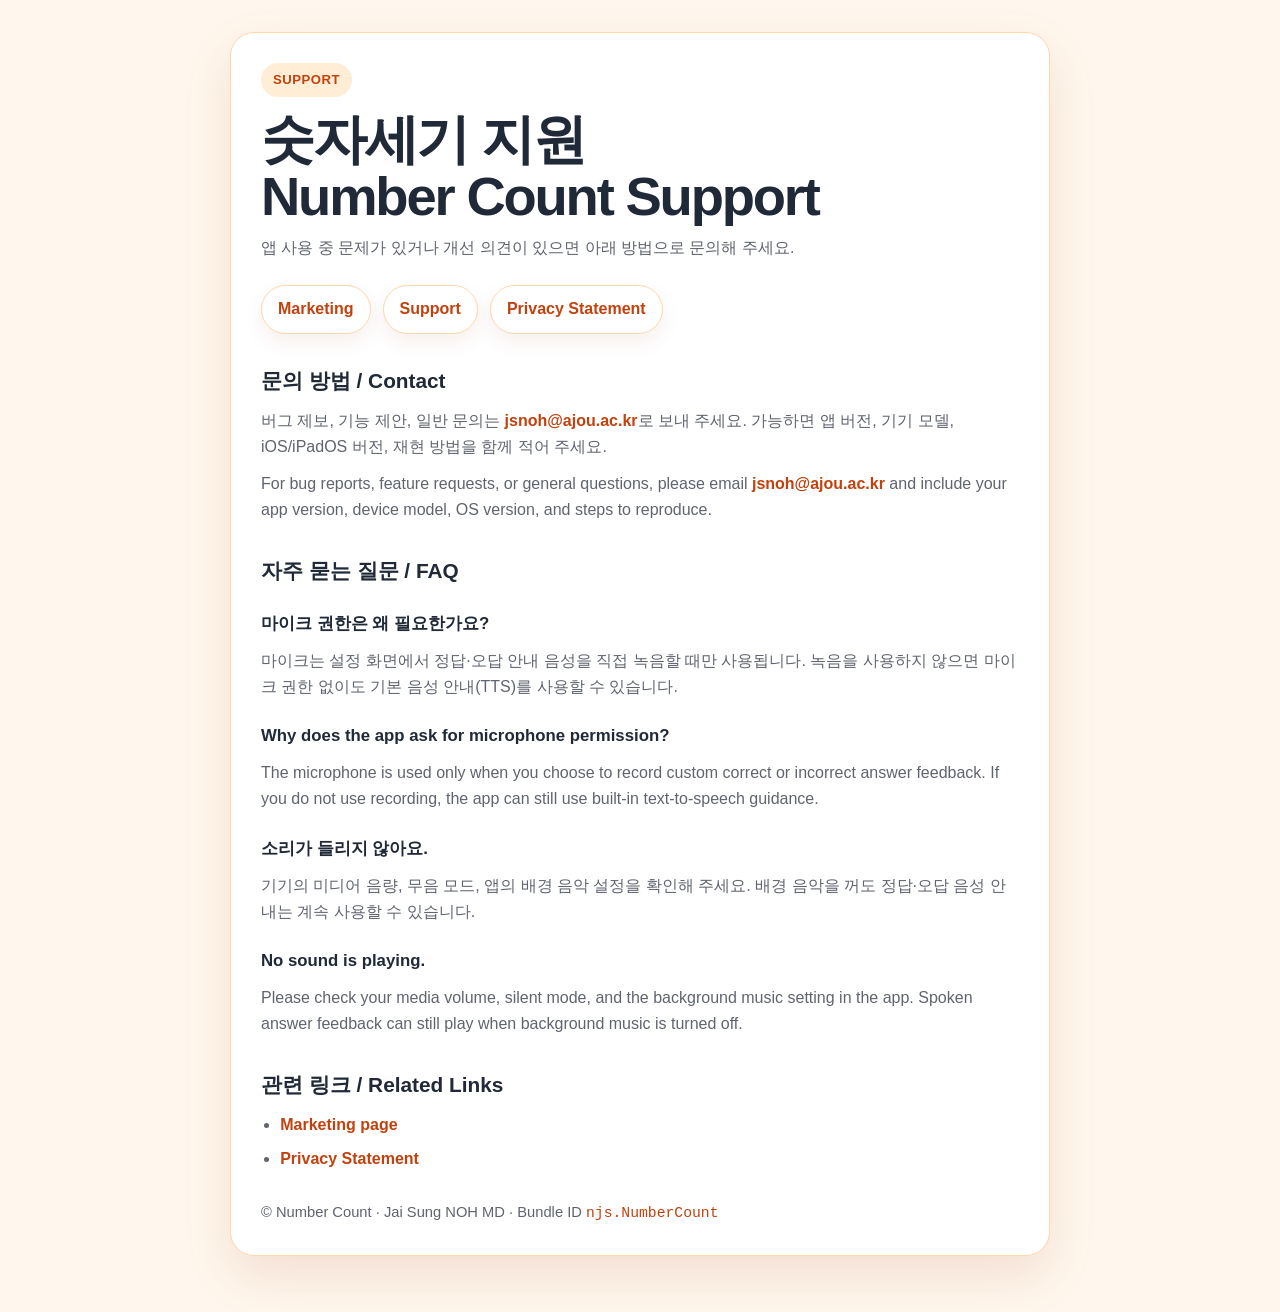
<file: webPage/support.html>
<!DOCTYPE html>
<html lang="ko">
<head>
  <meta charset="utf-8">
  <meta name="viewport" content="width=device-width, initial-scale=1">
  <title>숫자세기 (Number Count) - Support</title>
  <meta name="description" content="숫자세기(Number Count) 앱 지원 페이지입니다. 문의 방법, 자주 묻는 질문, 개인정보 처리방침 링크를 제공합니다.">
  <style>
    :root {
      --bg: #fff7ed;
      --card: #ffffff;
      --text: #1f2937;
      --muted: #5f6470;
      --accent: #f97316;
      --accent-dark: #c2410c;
      --line: #fed7aa;
      --soft: #ffedd5;
      --radius: 24px;
      --shadow: 0 20px 50px rgba(154, 52, 18, 0.12);
    }

    *,
    *::before,
    *::after {
      box-sizing: border-box;
    }

    body {
      margin: 0;
      font-family: -apple-system, BlinkMacSystemFont, "Segoe UI", Roboto, "Noto Sans KR", Arial, sans-serif;
      background: var(--bg);
      color: var(--text);
      line-height: 1.65;
    }

    a {
      color: var(--accent-dark);
      font-weight: 700;
      text-decoration: none;
    }

    a:hover {
      text-decoration: underline;
    }

    .wrap {
      max-width: 860px;
      margin: 0 auto;
      padding: 32px 20px 56px;
    }

    .card {
      background: var(--card);
      border: 1px solid var(--line);
      border-radius: var(--radius);
      padding: 30px;
      box-shadow: var(--shadow);
    }

    .badge {
      display: inline-block;
      margin: 0 0 14px;
      padding: 6px 12px;
      border-radius: 999px;
      background: var(--soft);
      color: var(--accent-dark);
      font-size: 0.82rem;
      font-weight: 800;
      letter-spacing: 0.04em;
      text-transform: uppercase;
    }

    h1 {
      margin: 0;
      font-size: clamp(2rem, 7vw, 3.4rem);
      line-height: 1.05;
      letter-spacing: -0.04em;
    }

    h2 {
      margin: 30px 0 10px;
      font-size: 1.3rem;
    }

    h3 {
      margin: 22px 0 8px;
      font-size: 1.05rem;
    }

    p,
    li {
      color: var(--muted);
    }

    p {
      margin: 10px 0 0;
    }

    ul {
      margin: 0;
      padding-left: 1.2rem;
    }

    li {
      margin: 7px 0;
    }

    nav {
      display: flex;
      flex-wrap: wrap;
      gap: 12px;
      margin: 24px 0;
    }

    nav a,
    .button {
      display: inline-flex;
      align-items: center;
      justify-content: center;
      min-height: 44px;
      padding: 10px 16px;
      border-radius: 999px;
      background: #ffffff;
      border: 1px solid var(--line);
      box-shadow: 0 8px 20px rgba(154, 52, 18, 0.08);
    }

    .info {
      margin-top: 22px;
      padding: 16px;
      border-radius: 18px;
      background: #fff7ed;
      border: 1px solid var(--line);
    }

    code {
      overflow-wrap: anywhere;
      color: var(--accent-dark);
      font-family: ui-monospace, SFMono-Regular, Menlo, Monaco, Consolas, "Liberation Mono", monospace;
      font-size: 0.92rem;
    }

    footer {
      margin-top: 28px;
      color: var(--muted);
      font-size: 0.92rem;
    }
  </style>
</head>
<body>
  <div class="wrap">
    <main class="card">
      <p class="badge">Support</p>
      <h1>숫자세기 지원<br><span lang="en">Number Count Support</span></h1>
      <p>앱 사용 중 문제가 있거나 개선 의견이 있으면 아래 방법으로 문의해 주세요.</p>

      <nav aria-label="Site navigation">
        <a href="index.html">Marketing</a>
        <a href="support.html" aria-current="page">Support</a>
        <a href="privacy.html">Privacy Statement</a>
      </nav>

      <h2>문의 방법 / Contact</h2>
      <p>버그 제보, 기능 제안, 일반 문의는 <a href="mailto:jsnoh@ajou.ac.kr">jsnoh@ajou.ac.kr</a>로 보내 주세요. 가능하면 앱 버전, 기기 모델, iOS/iPadOS 버전, 재현 방법을 함께 적어 주세요.</p>
      <p>For bug reports, feature requests, or general questions, please email <a href="mailto:jsnoh@ajou.ac.kr">jsnoh@ajou.ac.kr</a> and include your app version, device model, OS version, and steps to reproduce.</p>

      <h2>자주 묻는 질문 / FAQ</h2>
      <h3>마이크 권한은 왜 필요한가요?</h3>
      <p>마이크는 설정 화면에서 정답·오답 안내 음성을 직접 녹음할 때만 사용됩니다. 녹음을 사용하지 않으면 마이크 권한 없이도 기본 음성 안내(TTS)를 사용할 수 있습니다.</p>

      <h3>Why does the app ask for microphone permission?</h3>
      <p>The microphone is used only when you choose to record custom correct or incorrect answer feedback. If you do not use recording, the app can still use built-in text-to-speech guidance.</p>

      <h3>소리가 들리지 않아요.</h3>
      <p>기기의 미디어 음량, 무음 모드, 앱의 배경 음악 설정을 확인해 주세요. 배경 음악을 꺼도 정답·오답 음성 안내는 계속 사용할 수 있습니다.</p>

      <h3>No sound is playing.</h3>
      <p>Please check your media volume, silent mode, and the background music setting in the app. Spoken answer feedback can still play when background music is turned off.</p>

      <h2>관련 링크 / Related Links</h2>
      <ul>
        <li><a href="index.html">Marketing page</a></li>
        <li><a href="privacy.html">Privacy Statement</a></li>
      </ul>

      <footer>© Number Count · Jai Sung NOH MD · Bundle ID <code>njs.NumberCount</code></footer>
    </main>
  </div>
</body>
</html>
</file>
<file: docs/assets/site.css>
:root {
  --bg: #0f1419;
  --surface: #1a2332;
  --text: #e8eef4;
  --muted: #8b9cb0;
  --accent: #3d9cf0;
  --accent-dim: #2a7bc8;
  --ok: #34c759;
  --radius: 12px;
  --max: 42rem;
}

*,
*::before,
*::after {
  box-sizing: border-box;
}

html {
  font-size: 16px;
  -webkit-text-size-adjust: 100%;
}

body {
  margin: 0;
  min-height: 100vh;
  font-family: system-ui, -apple-system, "Segoe UI", Roboto, "Helvetica Neue", Arial, sans-serif;
  background: var(--bg);
  color: var(--text);
  line-height: 1.6;
}

a {
  color: var(--accent);
  text-decoration: none;
}

a:hover {
  text-decoration: underline;
  color: var(--accent-dim);
}

.wrap {
  max-width: var(--max);
  margin: 0 auto;
  padding: 1.5rem 1.25rem 3rem;
}

header.site {
  padding: 1rem 0 2rem;
  border-bottom: 1px solid rgba(255, 255, 255, 0.08);
  margin-bottom: 2rem;
}

.brand {
  font-size: 1.5rem;
  font-weight: 700;
  letter-spacing: -0.02em;
  margin: 0 0 0.35rem;
}

.sub {
  color: var(--muted);
  font-size: 0.95rem;
  margin: 0;
}

nav.top {
  margin-top: 1rem;
  display: flex;
  flex-wrap: wrap;
  gap: 0.75rem 1.25rem;
  font-size: 0.9rem;
}

nav.top a {
  color: var(--muted);
}

nav.top a[aria-current="page"] {
  color: var(--accent);
  font-weight: 600;
}

h1.page-title {
  font-size: 1.75rem;
  margin: 0 0 1rem;
  font-weight: 700;
}

h2 {
  font-size: 1.15rem;
  margin: 2rem 0 0.75rem;
  color: var(--text);
  font-weight: 600;
}

h3 {
  font-size: 1rem;
  margin: 1.25rem 0 0.5rem;
  color: var(--muted);
  font-weight: 600;
}

p,
ul {
  margin: 0 0 1rem;
  color: var(--muted);
}

ul {
  padding-left: 1.25rem;
}

li {
  margin-bottom: 0.35rem;
}

.card {
  background: var(--surface);
  border-radius: var(--radius);
  padding: 1.25rem 1.35rem;
  margin: 1.25rem 0;
  border: 1px solid rgba(255, 255, 255, 0.06);
}

.card p:last-child {
  margin-bottom: 0;
}

.badge {
  display: inline-block;
  font-size: 0.75rem;
  font-weight: 600;
  text-transform: uppercase;
  letter-spacing: 0.06em;
  color: var(--ok);
  background: rgba(52, 199, 89, 0.12);
  padding: 0.2rem 0.5rem;
  border-radius: 6px;
  margin-bottom: 0.75rem;
}

footer.site {
  margin-top: 3rem;
  padding-top: 1.5rem;
  border-top: 1px solid rgba(255, 255, 255, 0.08);
  font-size: 0.85rem;
  color: var(--muted);
}

footer.site a {
  color: var(--muted);
  text-decoration: underline;
}

.lang-block {
  margin-bottom: 2rem;
}

.lang-block:last-of-type {
  margin-bottom: 0;
}

.cta-row {
  display: flex;
  flex-wrap: wrap;
  gap: 0.75rem;
  margin-top: 1.5rem;
}

.btn {
  display: inline-block;
  padding: 0.6rem 1rem;
  border-radius: 8px;
  font-weight: 600;
  font-size: 0.9rem;
  background: var(--accent);
  color: #fff !important;
  text-decoration: none !important;
}

.btn:hover {
  background: var(--accent-dim);
  text-decoration: none !important;
}

.btn-secondary {
  background: transparent;
  border: 1px solid rgba(255, 255, 255, 0.2);
  color: var(--text) !important;
}

.btn-secondary:hover {
  background: rgba(255, 255, 255, 0.06);
}

code {
  font-size: 0.88em;
  background: rgba(0, 0, 0, 0.35);
  padding: 0.15em 0.4em;
  border-radius: 4px;
}
</file>
<file: web/style.css>
/* ───────────────────────────────── Reset ─── */
*, *::before, *::after { box-sizing: border-box; margin: 0; padding: 0; }
html, body { height: 100%; overflow: hidden; }
button { cursor: pointer; font-family: inherit; border: none; background: none;
  -webkit-tap-highlight-color: transparent; }

/* ───────────────────────────────── Root ─── */
body {
  font-family: 'Segoe UI', system-ui, 'Apple Color Emoji', sans-serif;
  background: #FFF8E1;
  color: #333;
  -webkit-user-select: none;
  user-select: none;
}

#app {
  display: flex;
  flex-direction: column;
  height: 100dvh;
  max-width: 540px;
  margin: 0 auto;
  position: relative;
  overflow: hidden;
}

/* ───────────────────────────────── Top Bar ─── */
#top-bar {
  display: flex;
  align-items: center;
  justify-content: space-between;
  padding: 10px 14px;
  background: #FFF3E0;
  border-bottom: 2px solid #FFE082;
  flex-shrink: 0;
  gap: 8px;
  flex-wrap: wrap;
}

#top-left  { display: flex; align-items: center; gap: 8px; }
#top-right { display: flex; align-items: center; gap: 8px; }

/* ── Button Groups ── */
.btn-group {
  display: flex;
  gap: 3px;
  background: rgba(0,0,0,.07);
  border-radius: 10px;
  padding: 3px;
}
.btn-group.wrap { flex-wrap: wrap; gap: 6px; background: none; padding: 0; }

.ctrl-btn {
  padding: 6px 11px;
  border-radius: 8px;
  font-size: .82rem;
  font-weight: 600;
  color: #777;
  background: transparent;
  transition: background .15s, color .15s, box-shadow .15s;
}
.ctrl-btn.active {
  background: white;
  color: #333;
  box-shadow: 0 1px 4px rgba(0,0,0,.18);
}
.ctrl-btn:active { opacity: .75; }

/* ── Score ── */
#score-display {
  font-size: 1.15rem;
  font-weight: 700;
  min-width: 44px;
  text-align: center;
  letter-spacing: .03em;
}

/* ── Settings Gear ── */
#settings-btn {
  font-size: 1.25rem;
  padding: 4px 8px;
  border-radius: 8px;
  transition: background .15s;
  color: #555;
}
#settings-btn:hover { background: rgba(0,0,0,.08); }

/* ───────────────────────────────── Game Board ─── */
#game-board {
  flex: 1;
  display: flex;
  flex-direction: column;
  padding: 14px 16px 16px;
  gap: 14px;
  min-height: 0;
}

/* ── Display Area ── */
#display-area {
  flex: 1;
  display: flex;
  align-items: center;
  justify-content: center;
  min-height: 0;
  overflow: hidden;
}

/* Big number (NUMBER_TO_OBJECTS) */
.big-number {
  font-size: clamp(5rem, 26vw, 8.5rem);
  font-weight: 900;
  line-height: 1;
  background: linear-gradient(135deg, #FF5252 0%, #FFCA28 100%);
  -webkit-background-clip: text;
  -webkit-text-fill-color: transparent;
  background-clip: text;
  filter: drop-shadow(0 2px 6px rgba(0,0,0,.12));
}

/* Emoji grid (OBJECTS_TO_NUMBER display) */
.emoji-grid {
  display: flex;
  flex-wrap: wrap;
  justify-content: center;
  align-items: center;
  gap: 4px;
  max-width: 100%;
  padding: 4px;
}

.emoji-cell {
  line-height: 1;
  transition: transform .2s, opacity .2s, filter .2s;
}
.emoji-cell.dim         { opacity: .18; }
.emoji-cell.highlighted { transform: scale(1.2); filter: drop-shadow(0 0 8px rgba(255,200,0,.85)); }

/* ───────────────────────────────── Options Grid ─── */
#options-grid {
  display: grid;
  grid-template-columns: 1fr 1fr;
  gap: 10px;
  flex-shrink: 0;
}

.option-btn {
  border-radius: 16px;
  border: 4px solid;
  font-weight: 900;
  min-height: 72px;
  background: white;
  box-shadow: 0 3px 8px rgba(0,0,0,.12);
  transition: transform .1s, box-shadow .1s;
  display: flex;
  flex-wrap: wrap;
  align-items: center;
  justify-content: center;
  gap: 2px;
  padding: 8px 6px;
  line-height: 1.2;
  overflow: hidden;
}

/* number text inside option */
.opt-number { font-size: clamp(1.9rem, 8.5vw, 3rem); }
/* emoji inside option (NUMBER_TO_OBJECTS) */
.opt-emoji  { line-height: 1; }

.option-btn:not(:disabled):active {
  transform: scale(0.92);
  box-shadow: 0 1px 3px rgba(0,0,0,.1);
}
.option-btn:disabled { cursor: default; }
.option-btn.correct  { background: #E8F5E9 !important; border-color: #4CAF50 !important; }
.option-btn.wrong    { background: #FFEBEE !important; border-color: #F44336 !important; }

/* ───────────────────────────────── Animations ─── */
@keyframes shake {
  0%,100% { transform: translateX(0); }
  15%     { transform: translateX(-10px); }
  35%     { transform: translateX(10px); }
  55%     { transform: translateX(-7px); }
  75%     { transform: translateX(7px); }
}
@keyframes fadeIn {
  from { opacity: 0; }
  to   { opacity: 1; }
}
@keyframes popIn {
  0%   { transform: scale(.5); opacity: 0; }
  65%  { transform: scale(1.08); opacity: 1; }
  85%  { transform: scale(.96); }
  100% { transform: scale(1); }
}
@keyframes slideUp {
  from { opacity: 0; transform: translateY(16px); }
  to   { opacity: 1; transform: translateY(0); }
}

.shake { animation: shake .52s ease; }

/* ───────────────────────────────── Feedback Overlay ─── */
#feedback-overlay {
  position: absolute;
  inset: 0;
  background: rgba(0,0,0,.55);
  display: flex;
  align-items: center;
  justify-content: center;
  z-index: 20;
  animation: fadeIn .2s ease;
}

#feedback-content {
  display: flex;
  flex-direction: column;
  align-items: center;
  gap: 22px;
  animation: popIn .38s ease;
}

#feedback-img {
  max-width: min(88vw, 360px);
  max-height: min(58vh, 360px);
  border-radius: 18px;
  object-fit: cover;
  box-shadow: 0 8px 32px rgba(0,0,0,.3);
}

#next-btn {
  background: #1565C0;
  color: white;
  border-radius: 14px;
  padding: 14px 52px;
  font-size: 1.35rem;
  font-weight: 700;
  box-shadow: 0 4px 16px rgba(21,101,192,.4);
  transition: transform .1s, box-shadow .1s;
  animation: slideUp .3s ease;
}
#next-btn:active { transform: scale(.93); box-shadow: 0 2px 6px rgba(0,0,0,.2); }

/* ───────────────────────────────── Hint Panel ─── */
#hint-panel {
  position: absolute;
  inset: 0;
  background: rgba(255,255,255,.96);
  display: flex;
  align-items: center;
  justify-content: center;
  z-index: 15;
  animation: fadeIn .25s ease;
}

#hint-content {
  display: flex;
  flex-direction: column;
  align-items: center;
  gap: 18px;
  padding: 28px 24px;
}

#hint-items {
  font-size: clamp(3rem, 15vw, 6rem);
  line-height: 1.2;
  text-align: center;
  display: flex;
  flex-wrap: wrap;
  justify-content: center;
  gap: 6px;
}

#hint-label {
  font-size: clamp(2rem, 10vw, 3.5rem);
  font-weight: 900;
  color: #E65100;
  text-align: center;
  min-height: 1.1em;
  letter-spacing: .04em;
  animation: slideUp .2s ease;
}

/* ───────────────────────────────── Settings Modal ─── */
#settings-modal {
  position: absolute;
  inset: 0;
  background: rgba(0,0,0,.48);
  display: flex;
  align-items: flex-end;
  justify-content: center;
  z-index: 30;
  animation: fadeIn .2s ease;
}

#settings-inner {
  background: white;
  border-radius: 24px 24px 0 0;
  padding: 24px 20px 44px;
  width: 100%;
  max-width: 540px;
  max-height: 82vh;
  overflow-y: auto;
  animation: slideUp .28s ease;
}

#settings-header {
  display: flex;
  align-items: center;
  justify-content: space-between;
  margin-bottom: 26px;
}
#settings-header h2 { font-size: 1.25rem; font-weight: 700; color: #222; }
#settings-close {
  background: #F0F0F0;
  border-radius: 50%;
  width: 34px;
  height: 34px;
  font-size: .95rem;
  display: flex;
  align-items: center;
  justify-content: center;
  flex-shrink: 0;
  transition: background .15s;
}
#settings-close:hover { background: #E0E0E0; }

.setting-section { margin-bottom: 22px; }

.setting-label {
  font-size: .8rem;
  font-weight: 700;
  color: #888;
  text-transform: uppercase;
  letter-spacing: .07em;
  margin-bottom: 10px;
}

.toggle-btn {
  padding: 8px 14px;
  border-radius: 10px;
  border: 2px solid #ddd;
  font-size: .88rem;
  font-weight: 600;
  color: #999;
  background: white;
  transition: all .15s;
}
.toggle-btn.active {
  color: #333;
  border-color: #FF8F00;
  background: #FFF8E1;
}

.setting-control {
  display: flex;
  align-items: center;
  gap: 16px;
}

/* Toggle switch */
.switch { position: relative; display: inline-block; width: 50px; height: 28px; flex-shrink: 0; }
.switch input { opacity: 0; width: 0; height: 0; }
.switch-slider {
  position: absolute;
  inset: 0;
  background: #ccc;
  border-radius: 28px;
  cursor: pointer;
  transition: .3s;
}
.switch-slider::before {
  content: '';
  position: absolute;
  width: 22px; height: 22px;
  left: 3px; bottom: 3px;
  background: white;
  border-radius: 50%;
  box-shadow: 0 1px 4px rgba(0,0,0,.2);
  transition: .3s;
}
.switch input:checked + .switch-slider { background: #4CAF50; }
.switch input:checked + .switch-slider::before { transform: translateX(22px); }

#bgm-volume-slider {
  flex: 1;
  height: 6px;
  -webkit-appearance: none;
  background: #E0E0E0;
  border-radius: 3px;
  outline: none;
  cursor: pointer;
}
#bgm-volume-slider::-webkit-slider-thumb {
  -webkit-appearance: none;
  width: 22px; height: 22px;
  border-radius: 50%;
  background: #FF8F00;
  cursor: pointer;
  box-shadow: 0 1px 4px rgba(0,0,0,.2);
}
#bgm-volume-slider::-moz-range-thumb {
  width: 22px; height: 22px;
  border-radius: 50%;
  background: #FF8F00;
  border: none;
  box-shadow: 0 1px 4px rgba(0,0,0,.2);
}

/* ───────────────────────────────── Utilities ─── */
[hidden] { display: none !important; }

/* ───────────────────────────────── Desktop frame ─── */
@media (min-width: 540px) {
  #app { box-shadow: 0 0 48px rgba(0,0,0,.18); }
  html { background: #E8EAF6; }
}

/* ───────────────────────────────── Landscape / short screens ─── */
@media (orientation: landscape) and (max-height: 500px) {
  #top-bar { padding: 6px 14px; }
  #game-board { padding: 8px 16px; gap: 8px; }
  .option-btn { min-height: 54px; padding: 6px; }
  #feedback-img { max-height: 52vh; }
}
</file>
